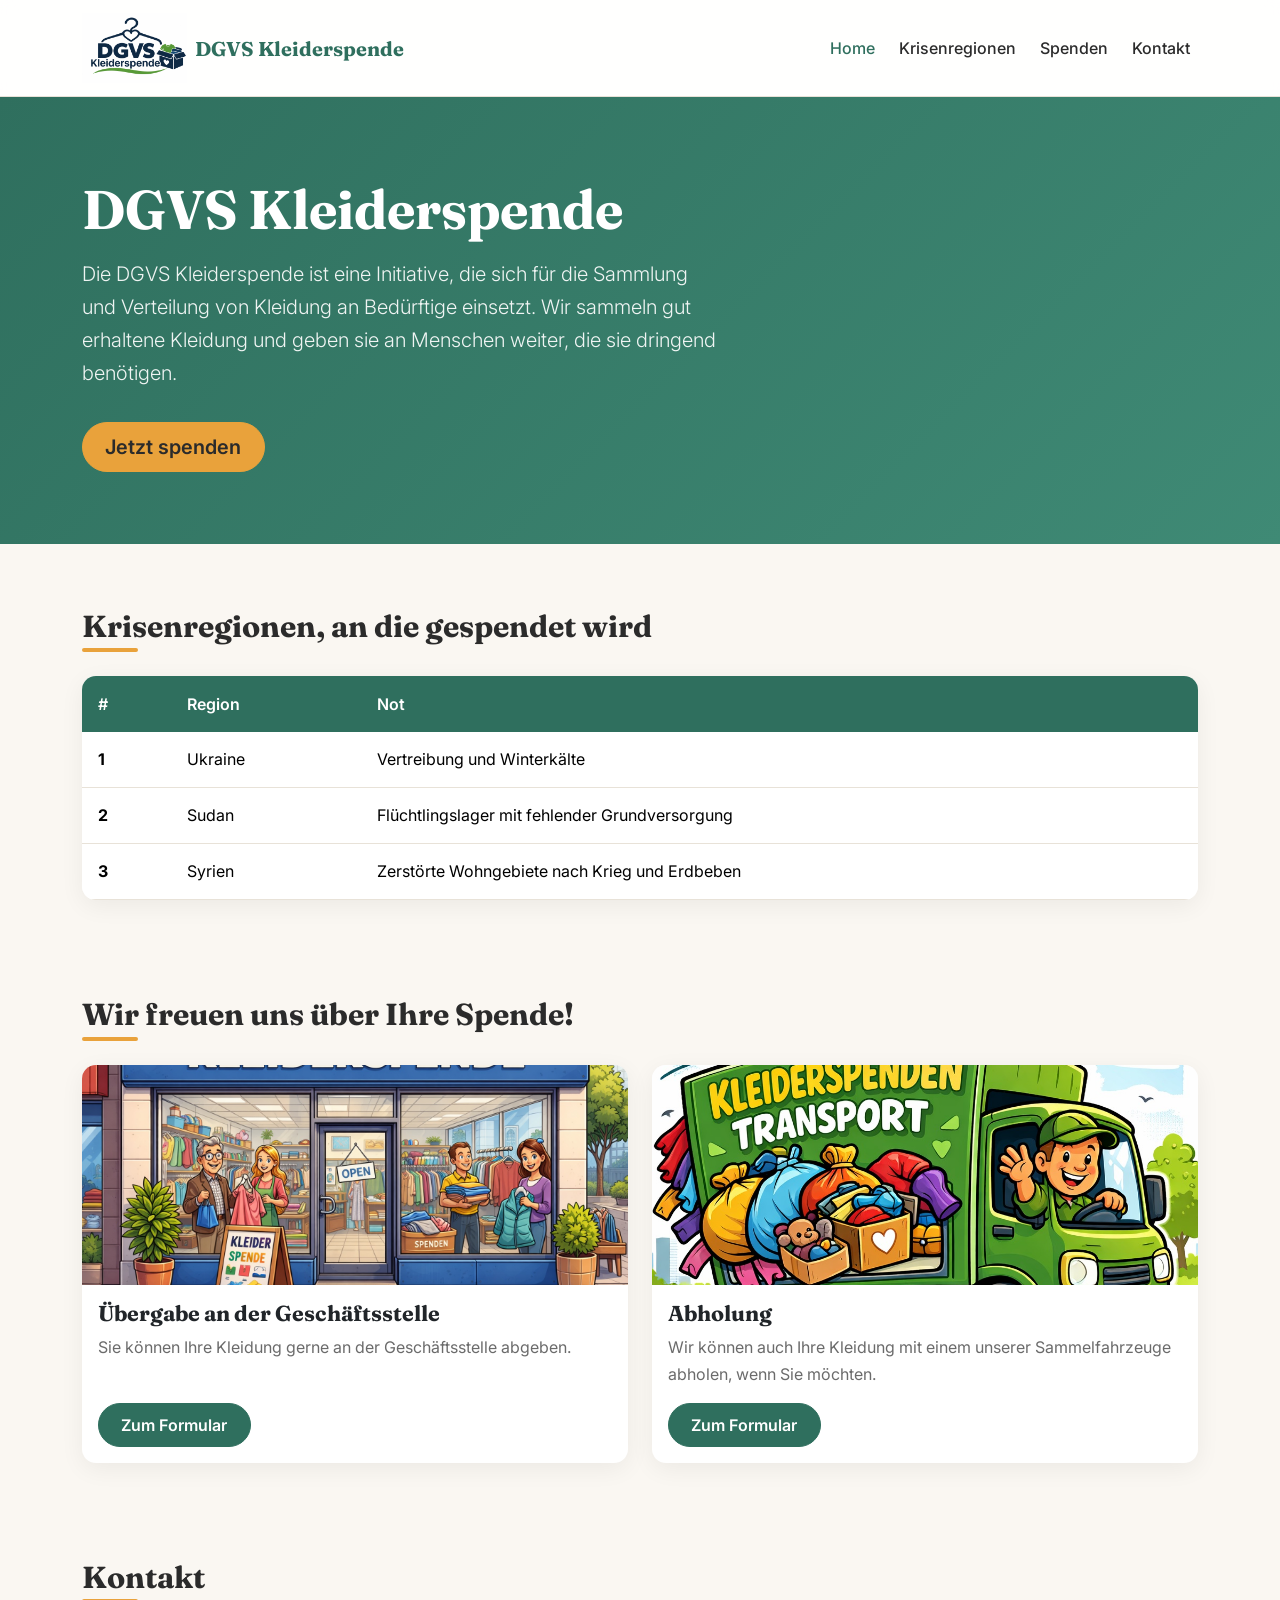
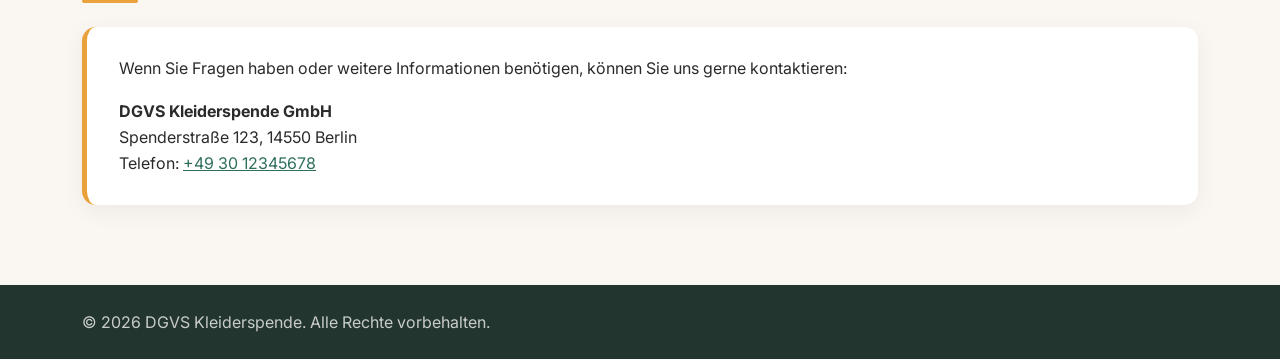
<file: index.html>
<!doctype html>
<html lang="de">
  <head>
    <meta charset="UTF-8" />
    <meta name="viewport" content="width=device-width, initial-scale=1.0" />
    <title>DGVS Kleiderspende</title>
    <link
      href="https://cdn.jsdelivr.net/npm/bootstrap@5.3.8/dist/css/bootstrap.min.css"
      rel="stylesheet"
      integrity="sha384-sRIl4kxILFvY47J16cr9ZwB07vP4J8+LH7qKQnuqkuIAvNWLzeN8tE5YBujZqJLB"
      crossorigin="anonymous"
    />
    <link rel="preconnect" href="https://fonts.googleapis.com" />
    <link rel="preconnect" href="https://fonts.gstatic.com" crossorigin />
    <link
      href="https://fonts.googleapis.com/css2?family=Inter:wght@400;500;600&family=Fraunces:opsz,wght@9..144,600;9..144,700&display=swap"
      rel="stylesheet"
    />
    <link rel="stylesheet" href="style.css" />
    <script
      src="https://cdn.jsdelivr.net/npm/bootstrap@5.3.8/dist/js/bootstrap.bundle.min.js"
      integrity="sha384-FKyoEForCGlyvwx9Hj09JcYn3nv7wiPVlz7YYwJrWVcXK/BmnVDxM+D2scQbITxI"
      crossorigin="anonymous"
      defer
    ></script>
    <script src="script.js" defer></script>
  </head>

  <body class="d-flex flex-column min-vh-100">
    <header>
      <nav class="navbar navbar-expand-lg sticky-top">
        <div class="container">
          <a class="navbar-brand d-flex align-items-center" href="index.html">
            <img
              src="img/logo.jpg"
              alt="Logo der DGVS Kleiderspende"
              class="logo me-2"
            />
            DGVS Kleiderspende
          </a>
          <button
            class="navbar-toggler"
            type="button"
            data-bs-toggle="collapse"
            data-bs-target="#hauptnavigation"
            aria-controls="hauptnavigation"
            aria-expanded="false"
            aria-label="Navigation umschalten"
          >
            <span class="navbar-toggler-icon"></span>
          </button>
          <div class="collapse navbar-collapse" id="hauptnavigation">
            <ul class="navbar-nav ms-auto mb-2 mb-lg-0">
              <li class="nav-item">
                <a class="nav-link active" aria-current="page" href="index.html"
                  >Home</a
                >
              </li>
              <li class="nav-item">
                <a class="nav-link" href="#krisenregionen">Krisenregionen</a>
              </li>
              <li class="nav-item">
                <a class="nav-link" href="#spenden">Spenden</a>
              </li>
              <li class="nav-item">
                <a class="nav-link" href="#kontakt">Kontakt</a>
              </li>
            </ul>
          </div>
        </div>
      </nav>
    </header>

    <main class="flex-grow-1">
      <section class="hero">
        <div class="container">
          <h1>DGVS Kleiderspende</h1>
          <p class="lead">
            Die DGVS Kleiderspende ist eine Initiative, die sich für die
            Sammlung und Verteilung von Kleidung an Bedürftige einsetzt. Wir
            sammeln gut erhaltene Kleidung und geben sie an Menschen weiter, die
            sie dringend benötigen.
          </p>
          <a href="#spenden" class="btn btn-primary btn-lg">Jetzt spenden</a>
        </div>
      </section>

      <div class="container">
        <section id="krisenregionen" class="section">
          <h2>Krisenregionen, an die gespendet wird</h2>
          <div class="table-responsive">
            <table class="table table-hover align-middle">
              <thead>
                <tr>
                  <th scope="col">#</th>
                  <th scope="col">Region</th>
                  <th scope="col">Not</th>
                </tr>
              </thead>
              <tbody>
                <tr>
                  <th scope="row">1</th>
                  <td>Ukraine</td>
                  <td>Vertreibung und Winterkälte</td>
                </tr>
                <tr>
                  <th scope="row">2</th>
                  <td>Sudan</td>
                  <td>Flüchtlingslager mit fehlender Grundversorgung</td>
                </tr>
                <tr>
                  <th scope="row">3</th>
                  <td>Syrien</td>
                  <td>Zerstörte Wohngebiete nach Krieg und Erdbeben</td>
                </tr>
              </tbody>
            </table>
          </div>
        </section>

        <section id="spenden" class="section">
          <h2>Wir freuen uns über Ihre Spende!</h2>
          <div class="row row-cols-1 row-cols-md-2 g-4">
            <div class="col">
              <div class="card h-100">
                <img
                  src="img/geschaeftsstelle.jpg"
                  class="card-img-top"
                  alt="Die Geschäftsstelle der DGVS Kleiderspende"
                />
                <div class="card-body d-flex flex-column">
                  <h3 class="card-title">Übergabe an der Geschäftsstelle</h3>
                  <p class="card-text">
                    Sie können Ihre Kleidung gerne an der Geschäftsstelle
                    abgeben.
                  </p>
                  <button
                    type="button"
                    class="btn btn-primary mt-auto align-self-start"
                    data-bs-toggle="modal"
                    data-bs-target="#uebergabeModal"
                  >
                    Zum Formular
                  </button>
                </div>
              </div>
            </div>
            <div class="col">
              <div class="card h-100">
                <img
                  src="img/Sammeltransport.jpg"
                  class="card-img-top"
                  alt="Ein Sammelfahrzeug der DGVS Kleiderspende"
                />
                <div class="card-body d-flex flex-column">
                  <h3 class="card-title">Abholung</h3>
                  <p class="card-text">
                    Wir können auch Ihre Kleidung mit einem unserer
                    Sammelfahrzeuge abholen, wenn Sie möchten.
                  </p>
                  <button
                    type="button"
                    class="btn btn-primary mt-auto align-self-start"
                    data-bs-toggle="modal"
                    data-bs-target="#abholungModal"
                  >
                    Zum Formular
                  </button>
                </div>
              </div>
            </div>
          </div>
        </section>

        <section id="kontakt" class="section">
          <h2>Kontakt</h2>
          <div class="kontakt-box">
            <p>
              Wenn Sie Fragen haben oder weitere Informationen benötigen, können
              Sie uns gerne kontaktieren:
            </p>
            <address class="mb-0">
              <strong>DGVS Kleiderspende GmbH</strong><br />
              Spenderstraße 123, 14550 Berlin<br />
              Telefon: <a href="tel:+493012345678">+49 30 12345678</a>
            </address>
          </div>
        </section>
      </div>
    </main>

    <!-- ===== Modal: Übergabe an der Geschäftsstelle ===== -->
    <div
      class="modal fade"
      id="uebergabeModal"
      tabindex="-1"
      aria-labelledby="uebergabeModalTitel"
      aria-hidden="true"
    >
      <div class="modal-dialog modal-dialog-centered modal-dialog-scrollable">
        <div class="modal-content">
          <div class="modal-header">
            <h2 class="modal-title h4" id="uebergabeModalTitel">
              Übergabe an der Geschäftsstelle
            </h2>
            <button
              type="button"
              class="btn-close"
              data-bs-dismiss="modal"
              aria-label="Schließen"
            ></button>
          </div>
          <form class="needs-validation" novalidate>
            <div class="modal-body">
              <p class="mb-4">
                Bitte füllen Sie das Formular aus und bringen Sie Ihre Kleidung
                anschließend in die Spenderstraße 123, 14550 Berlin.
              </p>

              <div class="mb-3">
                <label for="uebergabe-kleidung" class="form-label"
                  >Art der Kleidung</label
                >
                <select
                  id="uebergabe-kleidung"
                  name="kleidung"
                  class="form-select"
                  required
                >
                  <option value="" selected disabled>Bitte wählen …</option>
                  <option>Jacken &amp; Mäntel</option>
                  <option>Pullover &amp; Oberteile</option>
                  <option>Hosen</option>
                  <option>Schuhe</option>
                  <option>Kinderkleidung</option>
                  <option>Decken &amp; Schlafsäcke</option>
                </select>
                <div class="invalid-feedback">
                  Bitte wählen Sie die Art der Kleidung.
                </div>
              </div>

              <div class="mb-3">
                <label for="uebergabe-region" class="form-label"
                  >Krisenregion</label
                >
                <select
                  id="uebergabe-region"
                  name="region"
                  class="form-select"
                  required
                >
                  <option value="" selected disabled>Bitte wählen …</option>
                  <option>Ukraine</option>
                  <option>Sudan</option>
                  <option>Syrien</option>
                </select>
                <div class="invalid-feedback">
                  Bitte wählen Sie eine Krisenregion.
                </div>
              </div>

              <div class="alert alert-success d-none erfolg" role="alert">
                Vielen Dank! Ihre Spende wurde registriert.
              </div>
            </div>
            <div class="modal-footer">
              <button
                type="button"
                class="btn btn-outline-secondary"
                data-bs-dismiss="modal"
              >
                Schließen
              </button>
              <button type="submit" class="btn btn-primary">
                Spende registrieren
              </button>
            </div>
          </form>
        </div>
      </div>
    </div>

    <!-- ===== Modal: Abholung ===== -->
    <div
      class="modal fade"
      id="abholungModal"
      tabindex="-1"
      aria-labelledby="abholungModalTitel"
      aria-hidden="true"
    >
      <div
        class="modal-dialog modal-lg modal-dialog-centered modal-dialog-scrollable"
      >
        <div class="modal-content">
          <div class="modal-header">
            <h2 class="modal-title h4" id="abholungModalTitel">Abholung</h2>
            <button
              type="button"
              class="btn-close"
              data-bs-dismiss="modal"
              aria-label="Schließen"
            ></button>
          </div>
          <form class="needs-validation" novalidate>
            <div class="modal-body">
              <p class="mb-4">
                Geben Sie Ihre Adresse und einen Wunschtermin an, dann holt
                eines unserer Sammelfahrzeuge Ihre Kleidung ab.
              </p>

              <div class="row g-3 mb-3">
                <div class="col-md-6">
                  <label for="abholung-kleidung" class="form-label"
                    >Art der Kleidung</label
                  >
                  <select
                    id="abholung-kleidung"
                    name="kleidung"
                    class="form-select"
                    required
                  >
                    <option value="" selected disabled>Bitte wählen …</option>
                    <option>Jacken &amp; Mäntel</option>
                    <option>Pullover &amp; Oberteile</option>
                    <option>Hosen</option>
                    <option>Schuhe</option>
                    <option>Kinderkleidung</option>
                    <option>Decken &amp; Schlafsäcke</option>
                  </select>
                  <div class="invalid-feedback">
                    Bitte wählen Sie die Art der Kleidung.
                  </div>
                </div>
                <div class="col-md-6">
                  <label for="abholung-region" class="form-label"
                    >Krisenregion</label
                  >
                  <select
                    id="abholung-region"
                    name="region"
                    class="form-select"
                    required
                  >
                    <option value="" selected disabled>Bitte wählen …</option>
                    <option>Ukraine</option>
                    <option>Sudan</option>
                    <option>Syrien</option>
                  </select>
                  <div class="invalid-feedback">
                    Bitte wählen Sie eine Krisenregion.
                  </div>
                </div>
              </div>

              <h3 class="h5 mt-4">Abholadresse</h3>
              <div class="row g-3 mb-3">
                <div class="col-md-8">
                  <label for="strasse" class="form-label"
                    >Straße und Hausnummer</label
                  >
                  <input
                    type="text"
                    id="strasse"
                    name="strasse"
                    class="form-control"
                    autocomplete="street-address"
                    required
                  />
                  <div class="invalid-feedback">
                    Bitte geben Sie Ihre Straße an.
                  </div>
                </div>
                <div class="col-md-4">
                  <label for="plz" class="form-label">PLZ</label>
                  <input
                    type="text"
                    id="plz"
                    name="plz"
                    class="form-control"
                    inputmode="numeric"
                    pattern="[0-9]{5}"
                    maxlength="5"
                    autocomplete="postal-code"
                    required
                  />
                  <div class="invalid-feedback">
                    Bitte eine gültige 5-stellige PLZ eingeben.
                  </div>
                </div>
                <div class="col-12">
                  <label for="ort" class="form-label">Ort</label>
                  <input
                    type="text"
                    id="ort"
                    name="ort"
                    class="form-control"
                    autocomplete="address-level2"
                    required
                  />
                  <div class="invalid-feedback">
                    Bitte geben Sie Ihren Ort an.
                  </div>
                </div>
              </div>

              <h3 class="h5 mt-4">Wunschtermin</h3>
              <div class="row g-3 mb-3">
                <div class="col-md-6">
                  <label for="datum" class="form-label">Datum</label>
                  <input
                    type="date"
                    id="datum"
                    name="datum"
                    class="form-control"
                    required
                  />
                  <div class="invalid-feedback">
                    Bitte wählen Sie ein Datum ab morgen.
                  </div>
                </div>
                <div class="col-md-6">
                  <label for="uhrzeit" class="form-label">Uhrzeit</label>
                  <input
                    type="time"
                    id="uhrzeit"
                    name="uhrzeit"
                    class="form-control"
                    min="08:00"
                    max="18:00"
                    required
                  />
                  <div class="invalid-feedback">
                    Bitte eine Uhrzeit zwischen 8 und 18 Uhr wählen.
                  </div>
                </div>
              </div>

              <div class="alert alert-success d-none erfolg" role="alert">
                Vielen Dank! Ihre Abholung wurde angefragt.
              </div>
            </div>
            <div class="modal-footer">
              <button
                type="button"
                class="btn btn-outline-secondary"
                data-bs-dismiss="modal"
              >
                Schließen
              </button>
              <button type="submit" class="btn btn-primary">
                Abholung anfragen
              </button>
            </div>
          </form>
        </div>
      </div>
    </div>

    <footer class="footer py-4">
      <div class="container">
        <p class="mb-0">
          &copy; 2026 DGVS Kleiderspende. Alle Rechte vorbehalten.
        </p>
      </div>
    </footer>
  </body>
</html>
</file>
<file: style.css>
/* ===== Farben & Grundwerte ===== */
:root {
  --farbe-primaer: #2f6f5e;
  --farbe-primaer-dunkel: #24574a;
  --farbe-akzent: #e9a23b;
  --farbe-hintergrund: #faf7f2;
  --farbe-flaeche: #ffffff;
  --farbe-text: #2b2b2b;
  --farbe-text-leise: #6b6b6b;
  --farbe-rand: #e8e2d8;
  --radius: 14px;
  --schatten: 0 6px 24px rgba(0, 0, 0, 0.06);
}

/* ===== Allgemein ===== */
body {
  font-family: "Inter", system-ui, sans-serif;
  background-color: var(--farbe-hintergrund);
  color: var(--farbe-text);
  line-height: 1.65;
}

h1,
h2,
h3 {
  font-family: "Fraunces", Georgia, serif;
  font-weight: 700;
  color: var(--farbe-text);
}

h2 {
  font-size: 1.9rem;
  margin-bottom: 1.5rem;
  position: relative;
  padding-bottom: 0.5rem;
}

h2::after {
  content: "";
  position: absolute;
  left: 0;
  bottom: 0;
  width: 56px;
  height: 4px;
  border-radius: 2px;
  background-color: var(--farbe-akzent);
}

a {
  color: var(--farbe-primaer);
}

a:hover {
  color: var(--farbe-primaer-dunkel);
}

/* Platz für die Sticky-Navigation beim Springen zu Ankern */
section[id] {
  scroll-margin-top: 80px;
}

html {
  scroll-behavior: smooth;
}

/* ===== Navigation ===== */
.navbar {
  background-color: rgba(255, 255, 255, 0.9);
  backdrop-filter: blur(8px);
  border-bottom: 1px solid var(--farbe-rand);
}

.navbar-brand {
  font-family: "Fraunces", Georgia, serif;
  font-weight: 700;
  color: var(--farbe-primaer) !important;
}

.navbar-brand .logo {
  height: 70px;
  width: auto;
  object-fit: contain;
}

.navbar .nav-link {
  font-weight: 500;
  color: var(--farbe-text);
  margin-left: 0.5rem;
}

.navbar .nav-link:hover,
.navbar .nav-link.active {
  color: var(--farbe-primaer);
}

.hero {
  background: linear-gradient(135deg, var(--farbe-primaer) 0%, #3f8a75 100%);
  color: #fff;
  padding: 5rem 0 4.5rem;
  margin-bottom: 1rem;
}

.hero h1 {
  color: #fff;
  font-size: clamp(2.2rem, 5vw, 3.4rem);
  margin-bottom: 1rem;
}

.hero .lead {
  max-width: 640px;
  opacity: 0.92;
  margin-bottom: 2rem;
}

.hero .btn-primary {
  background-color: var(--farbe-akzent);
  border-color: var(--farbe-akzent);
  color: #2b2b2b;
}

.hero .btn-primary:hover {
  background-color: #d8912c;
  border-color: #d8912c;
}

/* ===== Abschnitte ===== */
.section {
  padding: 3rem 0;
}

/* ===== Buttons ===== */
.btn-primary {
  background-color: var(--farbe-primaer);
  border-color: var(--farbe-primaer);
  border-radius: 999px;
  padding: 0.55rem 1.4rem;
  font-weight: 600;
}

.btn-primary:hover,
.btn-primary:focus {
  background-color: var(--farbe-primaer-dunkel);
  border-color: var(--farbe-primaer-dunkel);
}

/* ===== Tabelle ===== */
.table-responsive {
  background-color: var(--farbe-flaeche);
  border-radius: var(--radius);
  box-shadow: var(--schatten);
  overflow: hidden;
}

.table {
  margin-bottom: 0;
}

.table thead th {
  background-color: var(--farbe-primaer);
  color: #fff;
  font-weight: 600;
  border: none;
  padding: 0.9rem 1rem;
}

.table td,
.table tbody th {
  padding: 0.9rem 1rem;
  border-color: var(--farbe-rand);
}

/* ===== Karten ===== */
.card {
  border: none;
  border-radius: var(--radius);
  overflow: hidden;
  box-shadow: var(--schatten);
  transition:
    transform 0.2s ease,
    box-shadow 0.2s ease;
}

.card:hover {
  transform: translateY(-4px);
  box-shadow: 0 12px 32px rgba(0, 0, 0, 0.1);
}

.card-img-top {
  height: 220px;
  width: 100%;
  object-fit: cover;
}

.card-title {
  font-size: 1.35rem;
}

.card-text {
  color: var(--farbe-text-leise);
}

/* ===== Kontakt ===== */
.kontakt-box {
  background-color: var(--farbe-flaeche);
  border-left: 5px solid var(--farbe-akzent);
  border-radius: var(--radius);
  box-shadow: var(--schatten);
  padding: 1.75rem 2rem;
}

/* ===== Formulare (Unterseiten) ===== */
.formular-box {
  background-color: var(--farbe-flaeche);
  border-radius: var(--radius);
  box-shadow: var(--schatten);
  padding: 2rem;
}

.form-label {
  font-weight: 500;
}

.form-control,
.form-select {
  border-radius: 10px;
  border-color: var(--farbe-rand);
  padding: 0.6rem 0.9rem;
}

.form-control:focus,
.form-select:focus {
  border-color: var(--farbe-primaer);
  box-shadow: 0 0 0 0.2rem rgba(47, 111, 94, 0.2);
}

/* ===== Modals (Formulare) ===== */
.modal-content {
  border: none;
  border-radius: var(--radius);
  box-shadow: 0 12px 40px rgba(0, 0, 0, 0.18);
}

.modal-header,
.modal-footer {
  border-color: var(--farbe-rand);
  padding: 1.25rem 2rem;
}

.modal-body {
  padding: 1.5rem 2rem;
}

.modal-title {
  margin-bottom: 0;
  padding-bottom: 0;
}

.modal-title::after {
  display: none;
}

.btn-outline-secondary {
  border-radius: 999px;
  padding: 0.55rem 1.4rem;
  font-weight: 600;
}

/* ===== Footer ===== */
.footer {
  background-color: #23352f;
  color: rgba(255, 255, 255, 0.75);
  margin-top: 2rem;
}
</file>
